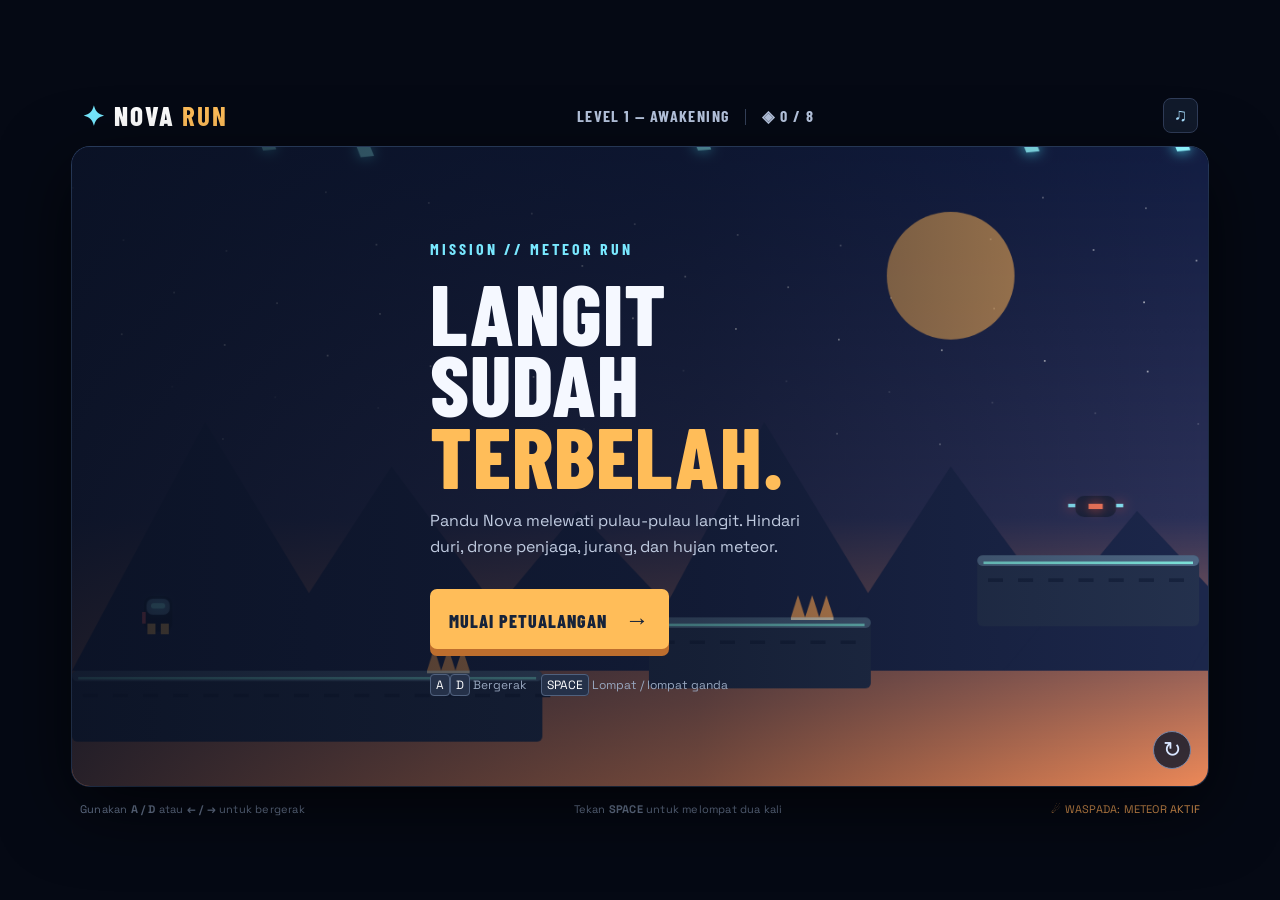
<file: assets/game.html>
<!doctype html>
<html lang="id">
<head>
  <meta charset="UTF-8" />
  <meta name="viewport" content="width=device-width, initial-scale=1.0" />
  <title>Nova Meteor Run</title>
  <link rel="stylesheet" href="css/game.css" />
</head>
<body>
  <main class="game-shell">
    <header class="topbar">
      <a class="brand" href="#" aria-label="Nova Meteor Run"><span>✦</span> NOVA <b>RUN</b></a>
      <div class="status"><span id="levelName">LEVEL 1 — AWAKENING</span><span class="divider"></span><span id="crystalCount">◈ 0 / 0</span></div>
      <button id="soundButton" class="icon-btn" aria-label="Toggle sound">♫</button>
    </header>
    <section class="game-frame" aria-label="Nova Meteor Run game">
      <canvas id="game" width="1280" height="720"></canvas>
      <div id="startScreen" class="overlay">
        <div class="start-card">
          <div class="eyebrow">MISSION // METEOR RUN</div>
          <h1>LANGIT SUDAH<br><em>TERBELAH.</em></h1>
          <p>Pandu Nova melewati pulau-pulau langit. Hindari duri, drone penjaga, jurang, dan hujan meteor.</p>
          <button id="playButton" class="play-btn">MULAI PETUALANGAN <span>→</span></button>
          <div class="controls"><span><kbd>A</kbd><kbd>D</kbd> Bergerak</span><span><kbd>SPACE</kbd> Lompat / lompat ganda</span></div>
        </div>
      </div>
      <div id="message" class="level-message"></div>
      <button id="restartButton" class="restart" title="Restart level">↻</button>
    </section>
    <footer><span>Gunakan <b>A / D</b> atau <b>← / →</b> untuk bergerak</span><span>Tekan <b>SPACE</b> untuk melompat dua kali</span><span class="warning">☄ WASPADA: METEOR AKTIF</span></footer>
  </main>
  <script src="js/game.js"></script>
</body>
</html>
</file>
<file: assets/css/game.css>
@import url('https://fonts.googleapis.com/css2?family=Barlow+Condensed:wght@500;600;700;800&family=Space+Grotesk:wght@400;500;700&display=swap');
:root{color-scheme:dark}*{box-sizing:border-box}body{margin:0;min-height:100vh;background:#050914;color:#f5f8ff;font-family:'Space Grotesk',sans-serif;display:grid;place-items:center}.game-shell{width:min(1180px,100vw);padding:22px}.topbar{height:62px;display:flex;align-items:center;justify-content:space-between;padding:0 10px}.brand{font-family:'Barlow Condensed',sans-serif;font-size:27px;font-weight:800;letter-spacing:2px;color:#fff;text-decoration:none}.brand span{color:#76e9ff}.brand b{color:#ffbd59}.status{font-family:'Barlow Condensed';font-weight:700;letter-spacing:1.4px;font-size:16px;color:#b7c5df}.divider{display:inline-block;width:1px;height:16px;background:#35415a;margin:0 16px -3px}.icon-btn{border:1px solid #303d59;border-radius:8px;background:#111a2b;color:#a9dfff;width:35px;height:35px;font-size:18px;cursor:pointer}.game-frame{position:relative;border-radius:18px;overflow:hidden;box-shadow:0 22px 70px #000a,0 0 0 1px #2d4266}canvas{display:block;width:100%;height:auto;aspect-ratio:16/9;background:#101b38}.overlay{position:absolute;inset:0;display:grid;place-items:center;background:linear-gradient(90deg,#091021dd,#09102188 55%,transparent);transition:.45s}.overlay.hidden{opacity:0;pointer-events:none}.start-card{width:min(480px,90%);padding:30px}.eyebrow{font-family:'Barlow Condensed';font-weight:700;letter-spacing:3px;color:#79e8ff}.start-card h1{font-family:'Barlow Condensed';font-weight:800;line-height:.83;letter-spacing:1px;font-size:clamp(54px,7vw,86px);margin:18px 0}.start-card em{font-style:normal;color:#ffbd59}.start-card p{color:#c0cbe0;line-height:1.6;max-width:400px}.play-btn{margin-top:14px;border:0;border-radius:7px;background:#ffbd59;color:#16233a;padding:15px 19px;font-family:'Barlow Condensed';font-weight:800;font-size:18px;letter-spacing:1px;cursor:pointer;box-shadow:0 7px #bd6e2e;transition:.15s}.play-btn:hover{transform:translateY(-2px)}.play-btn:active{transform:translateY(4px);box-shadow:0 3px #bd6e2e}.play-btn span{font-size:24px;margin-left:13px}.controls{display:flex;gap:15px;flex-wrap:wrap;margin-top:28px;color:#98a7bf;font-size:12px}kbd{font-family:inherit;background:#253149;border:1px solid #50617e;border-radius:4px;padding:2px 5px;color:white}.restart{position:absolute;right:17px;bottom:17px;width:38px;height:38px;border-radius:50%;border:1px solid #7584a5;background:#0d172bcc;color:#d9e6ff;font-size:22px;cursor:pointer}.level-message{position:absolute;top:22%;width:100%;text-align:center;font-family:'Barlow Condensed';font-size:42px;font-weight:800;letter-spacing:2px;color:#fff;text-shadow:0 3px 10px #001;opacity:0;transform:translateY(8px);transition:.35s;pointer-events:none}.level-message.show{opacity:1;transform:none}footer{padding:16px 8px 0;display:flex;justify-content:space-between;color:#72829e;font-size:11px;letter-spacing:.2px}.warning{color:#f4a558}@media(max-width:600px){.game-shell{padding:0}.topbar{height:50px;padding:0 14px}.status{font-size:13px}.divider{margin:0 7px}footer{display:none}.game-frame{border-radius:0}.start-card{padding:18px}.controls{margin-top:18px}.brand{font-size:22px}}
</file>
